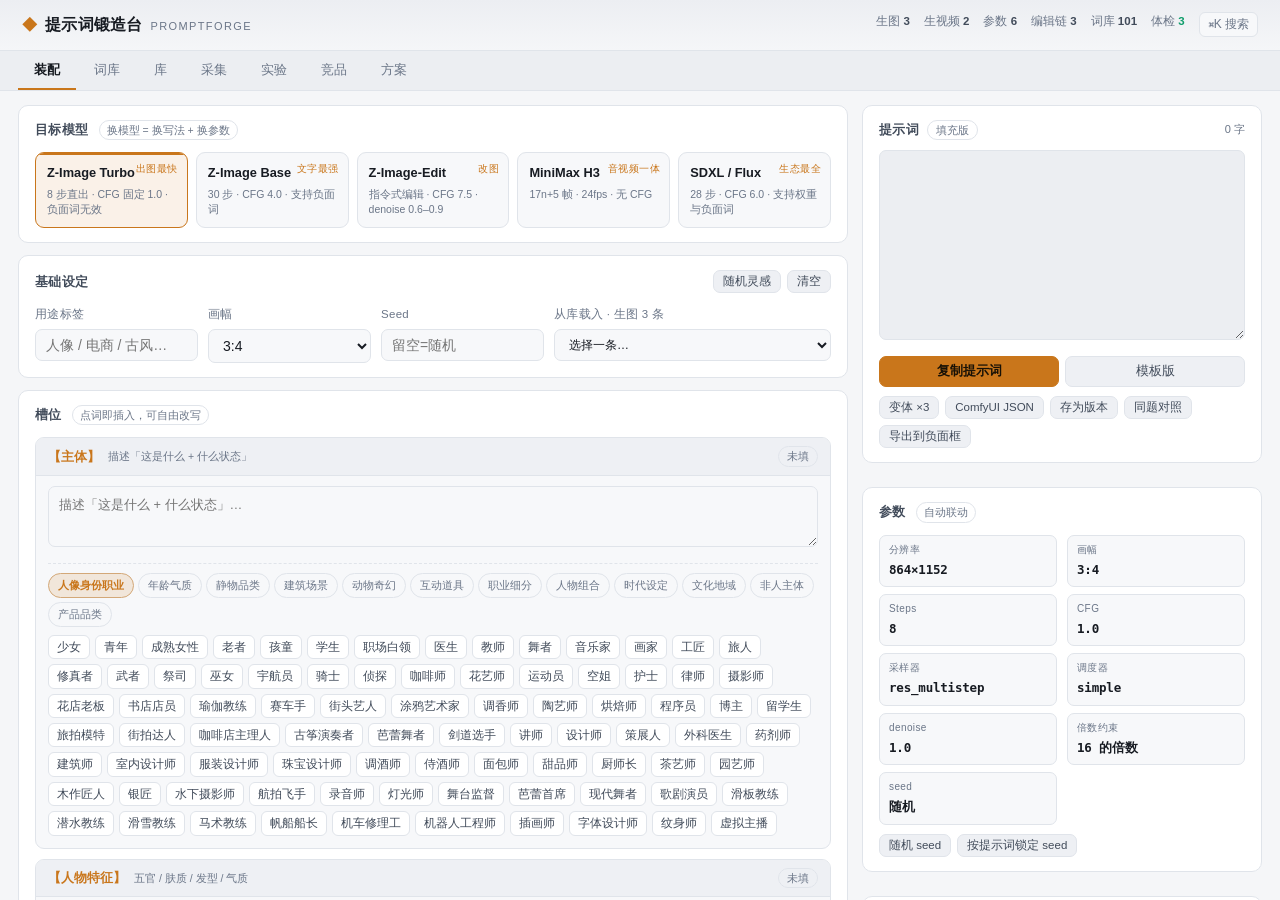
<file: src/index.html>
<!DOCTYPE html>
<html lang="zh-CN">
<head>
<meta charset="utf-8">
<meta name="viewport" content="width=device-width, initial-scale=1">
<title>提示词锻造台 · PromptForge</title>
<link rel="stylesheet" href="styles.css">
</head>
<body>
  <div class="app">
    <header class="topbar">
      <div class="brand"><span class="logo">◆</span>提示词锻造台<em>PromptForge</em></div>
      <div class="stats" id="stats"></div>
    </header>
    <nav class="tabs" id="tabs">
      <button data-tab="compose" class="active">装配</button>
      <button data-tab="lexicon">词库</button>
      <button data-tab="library">库</button>
      <button data-tab="ingest">采集</button>
      <button data-tab="lab">实验</button>
      <button data-tab="bench">竞品</button>
      <button data-tab="plan">方案</button>
    </nav>
    <main><div class="view" id="view"></div></main>
  </div>
  <script src="../data/library.js"></script>
  <script src="bench.js"></script>
  <script src="engine.js"></script>
  <script src="app.js"></script>
</body>
</html>
</file>
<file: src/styles.css>
:root {
  --bg: #0e1116;
  --bg2: #12161d;
  --panel: #171c25;
  --panel2: #1d232e;
  --panel3: #232a36;
  --border: #2a3241;
  --border2: #38415250;
  --text: #e7ebf2;
  --text2: #b3bdcc;
  --muted: #7f8b9e;
  --accent: #f0a742;
  --accent2: #5b9dff;
  --ok: #46d39a;
  --warn: #f2c14e;
  --err: #ff6b6b;
  --radius: 10px;
  --shadow: 0 8px 28px #00000040;
  --mono: ui-monospace, "SF Mono", Menlo, Consolas, monospace;
}
@media (prefers-color-scheme: light) {
  :root {
    --bg: #f5f6f8;
    --bg2: #eceef2;
    --panel: #ffffff;
    --panel2: #f7f8fa;
    --panel3: #eef0f4;
    --border: #e0e4ea;
    --border2: #d5dae2;
    --text: #171b22;
    --text2: #414b5a;
    --muted: #6b7688;
    --accent: #c9761b;
    --accent2: #2b6ed9;
    --ok: #0f9d6b;
    --warn: #b07d10;
    --err: #d93a3a;
    --shadow: 0 8px 24px #10182812;
  }
}

* { box-sizing: border-box; }
html, body { margin: 0; height: 100%; }
body {
  background: var(--bg);
  color: var(--text);
  font: 14px/1.6 -apple-system, BlinkMacSystemFont, "PingFang SC", "Microsoft YaHei", "Segoe UI", sans-serif;
  -webkit-font-smoothing: antialiased;
}
button, input, select, textarea { font-family: inherit; font-size: inherit; color: inherit; }
::-webkit-scrollbar { width: 10px; height: 10px; }
::-webkit-scrollbar-thumb { background: var(--border); border-radius: 6px; border: 2px solid transparent; background-clip: content-box; }
::-webkit-scrollbar-track { background: transparent; }

/* ---------- shell ---------- */
.app { display: flex; flex-direction: column; height: 100vh; overflow: hidden; }
.topbar {
  display: flex; align-items: center; gap: 18px;
  padding: 12px 22px; border-bottom: 1px solid var(--border);
  background: linear-gradient(180deg, var(--bg2), var(--bg));
  flex: 0 0 auto;
}
.brand { display: flex; align-items: baseline; gap: 8px; font-size: 16px; font-weight: 650; letter-spacing: .2px; }
.brand .logo { color: var(--accent); font-size: 15px; }
.brand em { font-style: normal; font-size: 11px; color: var(--muted); letter-spacing: 1.4px; text-transform: uppercase; font-weight: 500; }
.stats { display: flex; gap: 14px; margin-left: auto; font-size: 11.5px; color: var(--muted); }
.stats b { color: var(--text2); font-weight: 600; font-variant-numeric: tabular-nums; }
.stats span { white-space: nowrap; }

.tabs { display: flex; gap: 2px; padding: 0 18px; border-bottom: 1px solid var(--border); background: var(--bg2); flex: 0 0 auto; }
.tabs button {
  background: none; border: 0; padding: 10px 16px 9px; cursor: pointer; color: var(--muted);
  font-size: 13px; border-bottom: 2px solid transparent; transition: .15s;
}
.tabs button:hover { color: var(--text2); }
.tabs button.active { color: var(--text); border-bottom-color: var(--accent); font-weight: 600; }
.tabs .spacer { flex: 1; }
.tabs .hint { align-self: center; font-size: 11.5px; color: var(--muted); padding-right: 4px; }

main { flex: 1 1 auto; overflow: hidden; }
.view { height: 100%; overflow: auto; }

/* ---------- generic ---------- */
.btn {
  background: var(--panel3); border: 1px solid var(--border); color: var(--text2);
  padding: 6px 12px; border-radius: 7px; cursor: pointer; font-size: 12.5px; transition: .14s;
  display: inline-flex; align-items: center; gap: 6px; white-space: nowrap;
}
.btn:hover { border-color: var(--border2); color: var(--text); background: var(--panel2); }
.btn.primary { background: var(--accent); border-color: var(--accent); color: #171106; font-weight: 600; }
.btn.primary:hover { filter: brightness(1.08); }
.btn.ghost { background: transparent; }
.btn.sm { padding: 3px 9px; font-size: 11.5px; }
.btn:active { transform: translateY(1px); }

input[type=text], input[type=number], select, textarea {
  background: var(--panel2); border: 1px solid var(--border); border-radius: 7px;
  padding: 7px 10px; outline: none; width: 100%; transition: .14s;
}
input:focus, select:focus, textarea:focus { border-color: var(--accent2); background: var(--bg2); }
textarea { resize: vertical; line-height: 1.75; }
label.f { display: block; font-size: 11.5px; color: var(--muted); margin: 0 0 5px; letter-spacing: .3px; }

.block { background: var(--panel); border: 1px solid var(--border); border-radius: var(--radius); padding: 14px 16px; }
.block + .block { margin-top: 12px; }
.block-h { display: flex; align-items: center; gap: 10px; margin-bottom: 12px; }
.block-h h3 { margin: 0; font-size: 12.5px; font-weight: 650; letter-spacing: .4px; color: var(--text2); text-transform: uppercase; }
.block-h .tag { font-size: 10.5px; color: var(--muted); border: 1px solid var(--border); padding: 1px 7px; border-radius: 20px; }
.block-h .right { margin-left: auto; display: flex; gap: 6px; }

.row { display: flex; gap: 10px; }
.row > * { flex: 1; min-width: 0; }
.grid2 { display: grid; grid-template-columns: 1fr 1fr; gap: 10px; }

/* ---------- tabs panes ---------- */
.compose { display: grid; grid-template-columns: minmax(0, 1fr) 400px; gap: 14px; padding: 14px 18px 40px; align-items: start; }
@media (max-width: 1180px) { .compose { grid-template-columns: 1fr; } }
.compose-left { min-width: 0; }
.compose-right { position: sticky; top: 14px; display: flex; flex-direction: column; gap: 12px; }

/* ---------- model picker ---------- */
.model-grid { display: grid; grid-template-columns: repeat(5, minmax(0, 1fr)); gap: 8px; }
@media (max-width: 900px) { .model-grid { grid-template-columns: repeat(2, 1fr); } }
.model-card {
  border: 1px solid var(--border); background: var(--panel2); border-radius: 9px;
  padding: 10px 11px; cursor: pointer; transition: .15s; position: relative; overflow: hidden;
}
.model-card:hover { border-color: var(--border2); background: var(--panel3); }
.model-card.on { border-color: var(--accent); background: color-mix(in srgb, var(--accent) 10%, var(--panel)); }
.model-card.on::after { content: ""; position: absolute; inset: 0 0 auto 0; height: 2px; background: var(--accent); }
.model-card b { display: block; font-size: 12.8px; font-weight: 650; }
.model-card small { display: block; font-size: 10.5px; color: var(--muted); margin-top: 3px; line-height: 1.45; }
.model-card .badge { position: absolute; top: 8px; right: 9px; font-size: 9.5px; color: var(--accent); letter-spacing: .5px; }

/* ---------- slot cards ---------- */
.slot { border: 1px solid var(--border); border-radius: 9px; background: var(--panel2); margin-bottom: 10px; overflow: hidden; }
.slot-h { display: flex; align-items: center; gap: 8px; padding: 8px 12px; background: var(--panel3); border-bottom: 1px solid var(--border); }
.slot-h .name { font-size: 12.5px; font-weight: 650; color: var(--accent); }
.slot-h .cnt { font-size: 10.5px; color: var(--muted); }
.slot-h .fill { margin-left: auto; font-size: 10.5px; padding: 1px 8px; border-radius: 20px; border: 1px solid var(--border); color: var(--muted); }
.slot-h .fill.ok { color: var(--ok); border-color: color-mix(in srgb, var(--ok) 40%, var(--border)); }
.slot-b { padding: 10px 12px; }
.slot-b textarea { min-height: 46px; font-size: 12.8px; }
.slot-b .dims { margin-top: 9px; }

/* 维度切换标签 */
.dim-tabs { display: flex; flex-wrap: wrap; gap: 4px; margin-top: 10px; padding-top: 9px; border-top: 1px dashed var(--border); }
.dtab {
  font-size: 11px; padding: 2px 9px; border-radius: 20px; border: 1px solid var(--border);
  background: transparent; color: var(--muted); cursor: pointer; transition: .13s; line-height: 1.7;
}
.dtab:hover { color: var(--text2); border-color: var(--border2); }
.dtab.on { background: color-mix(in srgb, var(--accent) 14%, transparent); border-color: color-mix(in srgb, var(--accent) 55%, var(--border)); color: var(--accent); font-weight: 600; }
.slot-b .chips { padding: 8px 0 2px; min-height: 32px; }

.dims details { border-top: 1px dashed var(--border); padding: 5px 0; }
.dims details:first-child { border-top: 0; }
.dims summary {
  cursor: pointer; font-size: 11.5px; color: var(--muted); list-style: none; padding: 2px 0;
  display: flex; align-items: center; gap: 6px; user-select: none;
}
.dims summary::-webkit-details-marker { display: none; }
.dims summary::before { content: "▸"; font-size: 9px; color: var(--muted); transition: .15s; }
.dims details[open] summary::before { transform: rotate(90deg); }
.dims summary:hover { color: var(--text2); }
.chips { display: flex; flex-wrap: wrap; gap: 5px; padding: 7px 0 4px; }
.chip {
  font-size: 11.5px; padding: 2px 8px; border-radius: 6px; border: 1px solid var(--border);
  background: var(--panel); color: var(--text2); cursor: pointer; transition: .12s; line-height: 1.6;
}
.chip:hover { border-color: var(--accent); color: var(--accent); background: color-mix(in srgb, var(--accent) 8%, var(--panel)); }
.chip:active { transform: scale(.96); }

/* ---------- modifier rows ---------- */
.mod-row { display: flex; align-items: flex-start; gap: 10px; padding: 8px 0; border-top: 1px dashed var(--border); }
.mod-row:first-of-type { border-top: 0; }
.mod-row > label { width: 62px; flex: 0 0 62px; font-size: 12px; color: var(--text2); padding-top: 7px; }
.mod-row .mod-main { flex: 1; min-width: 0; }
.mod-row input[type=text] { padding: 6px 9px; font-size: 12.5px; }
.mod-row .mini-chips { display: flex; flex-wrap: wrap; gap: 4px; margin-top: 6px; }
.mod-row .mini-chips .chip { font-size: 11px; padding: 1px 7px; }
.mod-row.dim { opacity: .45; }

/* ---------- preview ---------- */
.pv-head { display: flex; align-items: center; gap: 8px; margin-bottom: 10px; }
.pv-head h3 { margin: 0; font-size: 12.5px; letter-spacing: .4px; text-transform: uppercase; color: var(--text2); font-weight: 650; }
.pv-head .len { margin-left: auto; font-size: 11px; color: var(--muted); font-variant-numeric: tabular-nums; }
#pv-text { min-height: 190px; font-size: 13px; line-height: 1.85; background: var(--bg2); }
.pv-actions { display: flex; gap: 6px; margin-top: 9px; flex-wrap: wrap; }
.pv-actions .btn { flex: 1; justify-content: center; }
.pv-actions.inline .btn { flex: 0 0 auto; }
.howto { display: flex; flex-direction: column; gap: 9px; font-size: 12.5px; color: var(--text2); }
.howto div { display: flex; gap: 9px; align-items: flex-start; }
.howto b { flex: 0 0 18px; height: 18px; border-radius: 5px; background: var(--panel3); color: var(--accent); font-size: 11px; display: grid; place-items: center; margin-top: 2px; }
#ing-out { min-height: 240px; }
.pv-actions.inline .btn { flex: 0 0 auto; }
.howto { display: flex; flex-direction: column; gap: 9px; font-size: 12.5px; color: var(--text2); }
.howto div { display: flex; gap: 9px; align-items: flex-start; }
.howto b { flex: 0 0 18px; height: 18px; border-radius: 5px; background: var(--panel3); color: var(--accent); font-size: 11px; display: grid; place-items: center; margin-top: 2px; }
#ing-out { min-height: 240px; }

.params { display: grid; grid-template-columns: 1fr 1fr; gap: 7px 10px; }
.params .p { background: var(--panel2); border: 1px solid var(--border); border-radius: 7px; padding: 6px 9px; }
.params .p em { display: block; font-style: normal; font-size: 10px; color: var(--muted); letter-spacing: .4px; }
.params .p b { font-size: 12.5px; font-weight: 600; font-family: var(--mono); letter-spacing: -.2px; }
.params .p.wide { grid-column: span 2; }

/* ---------- lint ---------- */
.lint-item { display: flex; gap: 8px; padding: 7px 0; border-top: 1px dashed var(--border); font-size: 12px; }
.lint-item:first-child { border-top: 0; }
.lint-item .dot { width: 6px; height: 6px; border-radius: 50%; margin-top: 7px; flex: 0 0 6px; }
.lint-item .dot.err { background: var(--err); box-shadow: 0 0 0 3px color-mix(in srgb, var(--err) 18%, transparent); }
.lint-item .dot.warn { background: var(--warn); }
.lint-item .dot.info { background: var(--accent2); }
.lint-item .dot.ok { background: var(--ok); }
.lint-item .msg { flex: 1; color: var(--text2); }
.lint-item .msg i { font-style: normal; color: var(--muted); display: block; font-size: 11px; margin-top: 2px; }
.lint-item .fix { flex: 0 0 auto; }

.score-bar { height: 6px; border-radius: 4px; background: var(--panel3); overflow: hidden; margin: 8px 0 10px; }
.score-bar i { display: block; height: 100%; background: linear-gradient(90deg, var(--accent2), var(--accent)); transition: width .35s; }
.score-num { font-size: 22px; font-weight: 700; font-variant-numeric: tabular-nums; letter-spacing: -.5px; }
.score-num small { font-size: 11px; color: var(--muted); font-weight: 400; margin-left: 4px; }
.score-detail { font-size: 11.5px; color: var(--muted); display: flex; flex-direction: column; gap: 3px; }
.score-detail span { display: flex; justify-content: space-between; }

/* ---------- table / list ---------- */
.toolbar { display: flex; gap: 8px; align-items: center; padding: 12px 18px; border-bottom: 1px solid var(--border); background: var(--bg2); position: sticky; top: 0; z-index: 5; flex-wrap: wrap; }
.toolbar input[type=text] { max-width: 260px; }
.toolbar select { max-width: 150px; }
.toolbar .n { font-size: 11.5px; color: var(--muted); margin-left: auto; white-space: nowrap; }

.list { padding: 12px 18px 48px; display: grid; gap: 8px; }
@media (min-width: 1500px) { .list { grid-template-columns: 1fr 1fr; } }
.card {
  border: 1px solid var(--border); border-radius: 9px; background: var(--panel);
  padding: 11px 13px; transition: .14s;
}
.card:hover { border-color: var(--border2); background: var(--panel2); }
.card-h { display: flex; align-items: center; gap: 8px; margin-bottom: 5px; }
.card-h .id { font-family: var(--mono); font-size: 11px; color: var(--accent); }
.card-h .nm { font-size: 13px; font-weight: 600; }
.card-h .sc { margin-left: auto; font-size: 10.5px; width: 18px; height: 18px; border-radius: 5px; display: grid; place-items: center; font-weight: 700; }
.sc.A { background: color-mix(in srgb, var(--ok) 20%, transparent); color: var(--ok); }
.sc.B { background: color-mix(in srgb, var(--warn) 20%, transparent); color: var(--warn); }
.sc.C { background: color-mix(in srgb, var(--err) 20%, transparent); color: var(--err); }
.card .p { font-size: 12.2px; color: var(--text2); line-height: 1.7; display: -webkit-box; -webkit-line-clamp: 2; -webkit-box-orient: vertical; overflow: hidden; }
.card-f { display: flex; gap: 6px; margin-top: 8px; flex-wrap: wrap; align-items: center; }
.pill { font-size: 10.5px; color: var(--muted); border: 1px solid var(--border); border-radius: 20px; padding: 1px 8px; }
.card-f .btn { margin-left: auto; }
.card-f .btn + .btn { margin-left: 0; }

/* ---------- lexicon ---------- */
.lex { padding: 14px 18px 48px; display: grid; grid-template-columns: repeat(auto-fill, minmax(430px, 1fr)); gap: 10px; }
.lex-card { border: 1px solid var(--border); border-radius: 9px; background: var(--panel); padding: 12px 14px; }
.lex-card h4 { margin: 0 0 8px; font-size: 12.5px; display: flex; align-items: center; gap: 8px; }
.lex-card h4 .sl { font-size: 10px; color: var(--accent); border: 1px solid color-mix(in srgb, var(--accent) 40%, var(--border)); padding: 0 7px; border-radius: 20px; }
.lex-card h4 .cw { margin-left: auto; font-size: 10.5px; color: var(--muted); font-weight: 400; }

/* ---------- ingest ---------- */
.ingest { padding: 14px 18px 48px; display: grid; grid-template-columns: minmax(0,1fr) 380px; gap: 14px; align-items: start; }
@media (max-width: 1100px) { .ingest { grid-template-columns: 1fr; } }
#raw { min-height: 190px; font-size: 12.8px; font-family: var(--mono); }
.analyze-out { font-size: 12.5px; }
.kv { display: grid; grid-template-columns: 84px 1fr; gap: 6px 10px; font-size: 12.5px; }
.kv em { font-style: normal; color: var(--muted); }
.dup { border: 1px solid var(--border); border-radius: 7px; padding: 7px 10px; margin-top: 6px; background: var(--panel2); font-size: 12px; }
.dup .sim { float: right; font-family: var(--mono); font-size: 11px; color: var(--warn); }

/* ---------- blueprint ---------- */
.doc { max-width: 900px; margin: 0 auto; padding: 22px 24px 80px; }
.doc h2 { font-size: 19px; margin: 34px 0 12px; letter-spacing: -.2px; }
.doc h2:first-child { margin-top: 4px; }
.doc h3 { font-size: 14px; margin: 22px 0 8px; color: var(--text); }
.doc p, .doc li { font-size: 13.2px; color: var(--text2); line-height: 1.85; }
.doc ul, .doc ol { padding-left: 20px; }
.doc code { font-family: var(--mono); font-size: 12px; background: var(--panel3); padding: 1px 6px; border-radius: 4px; border: 1px solid var(--border); }
.doc .lead { font-size: 14px; color: var(--text2); border-left: 2px solid var(--accent); padding-left: 14px; margin: 0 0 20px; }
.doc table { width: 100%; border-collapse: collapse; font-size: 12.5px; margin: 12px 0; }
.doc th, .doc td { border: 1px solid var(--border); padding: 7px 10px; text-align: left; vertical-align: top; }
.doc th { background: var(--panel3); font-weight: 600; color: var(--text2); font-size: 12px; }
.doc td { color: var(--text2); }
.doc .callout { border: 1px solid var(--border); border-left: 3px solid var(--accent2); background: var(--panel); border-radius: 8px; padding: 12px 16px; margin: 14px 0; }
.doc .callout b { color: var(--text); }

/* ---------- misc ---------- */
.empty { padding: 60px 20px; text-align: center; color: var(--muted); font-size: 13px; }
.toast {
  position: fixed; bottom: 26px; left: 50%; transform: translate(-50%, 20px);
  background: var(--panel3); border: 1px solid var(--border2); color: var(--text);
  padding: 9px 18px; border-radius: 8px; font-size: 12.5px; box-shadow: var(--shadow);
  opacity: 0; pointer-events: none; transition: .22s; z-index: 99;
}
.toast.on { opacity: 1; transform: translate(-50%, 0); }
.hide { display: none !important; }
kbd { font-family: var(--mono); font-size: 10.5px; border: 1px solid var(--border); border-bottom-width: 2px; border-radius: 4px; padding: 0 4px; color: var(--muted); }

/* =========================================================================
 * v2 新增
 * ========================================================================= */
.hintline { font-size: 11.8px; color: var(--muted); line-height: 1.7; }
.muted { color: var(--muted); }
.mono { font-family: var(--mono); }
.pad { padding: 14px 18px 60px; }
.pad > .block + .block { margin-top: 12px; }
ul.tiny { margin: 4px 0 0; padding-left: 18px; font-size: 12px; color: var(--text2); line-height: 1.75; }
ul.tiny.muted li { color: var(--muted); }

/* 二级页签 */
.seg-tabs { display: inline-flex; gap: 3px; background: var(--panel3); padding: 3px; border-radius: 8px; border: 1px solid var(--border); }
.seg-tabs .st {
  background: none; border: 0; padding: 4px 12px; border-radius: 6px; cursor: pointer;
  color: var(--muted); font-size: 12px; transition: .14s;
}
.seg-tabs .st:hover { color: var(--text2); }
.seg-tabs .st.on { background: var(--panel); color: var(--text); box-shadow: 0 1px 3px #0003; font-weight: 600; }
.seg-tabs .st em { font-style: normal; font-size: 10px; color: var(--accent); margin-left: 4px; }
.toolbar.sub { top: 42px; border-top: 1px solid var(--border); background: var(--bg); }

/* 折叠块 */
.fold { padding: 0; overflow: hidden; }
.fold > summary {
  cursor: pointer; list-style: none; padding: 12px 16px; display: flex; align-items: center; gap: 8px;
  user-select: none;
}
.fold > summary::-webkit-details-marker { display: none; }
.fold > summary::before { content: "▸"; font-size: 10px; color: var(--muted); transition: .15s; }
.fold[open] > summary::before { transform: rotate(90deg); }
.fold > summary h3 { margin: 0; font-size: 12.5px; font-weight: 650; letter-spacing: .4px; color: var(--text2); text-transform: uppercase; display: flex; align-items: center; gap: 8px; }
.fold > div { padding: 0 16px 14px; }

/* 弹层 */
.modal {
  position: fixed; inset: auto 20px 20px 20px; max-height: 74vh; overflow: auto; z-index: 80;
  box-shadow: var(--shadow); background: var(--panel);
}
.modal.wide { inset: auto; top: 6vh; left: 50%; transform: translateX(-50%); width: min(900px, 94vw); max-height: 86vh; overflow: auto; }
@media (max-width: 900px) { .modal.wide { inset: 12px; } }

/* 输入行 */
.form-row { display: flex; gap: 6px; margin-bottom: 6px; align-items: center; }
.form-row input { flex: 1; min-width: 0; padding: 5px 9px; font-size: 12px; }
.form-row select { flex: 0 0 68px; padding: 5px 6px; font-size: 12px; }
.check { display: inline-flex; align-items: center; gap: 5px; font-size: 12px; color: var(--text2); cursor: pointer; }
.chip.check { padding: 2px 9px; }
.chip.check input { width: auto; margin: 0; accent-color: var(--accent); }
.chip.on { border-color: var(--accent); color: var(--accent); background: color-mix(in srgb, var(--accent) 12%, var(--panel)); }
.chip b { font-weight: 600; opacity: .7; margin-left: 2px; }

/* 统计块 */
.stat-row { display: grid; grid-template-columns: repeat(4, 1fr); gap: 8px; margin-bottom: 10px; }
.stat { background: var(--panel2); border: 1px solid var(--border); border-radius: 8px; padding: 10px 12px; }
.stat b { display: block; font-size: 21px; font-weight: 700; font-variant-numeric: tabular-nums; letter-spacing: -.5px; }
.stat b.err { color: var(--err); } .stat b.warn { color: var(--warn); }
.stat b.info { color: var(--accent2); } .stat b.ok { color: var(--ok); }
.stat em { font-style: normal; font-size: 11px; color: var(--muted); }

/* 表格 */
.tbl-wrap { overflow: auto; max-height: 56vh; border: 1px solid var(--border); border-radius: 8px; }
.tbl { width: 100%; border-collapse: collapse; font-size: 12px; }
.tbl th { position: sticky; top: 0; background: var(--panel3); text-align: left; padding: 7px 10px; font-weight: 600; color: var(--text2); border-bottom: 1px solid var(--border); white-space: nowrap; }
.tbl td { padding: 6px 10px; border-bottom: 1px solid var(--border); color: var(--text2); vertical-align: top; }
.tbl tr:hover td { background: var(--panel2); }
.lv { font-size: 10px; padding: 0 6px; border-radius: 4px; font-family: var(--mono); }
.lv.err { background: color-mix(in srgb, var(--err) 18%, transparent); color: var(--err); }
.lv.warn { background: color-mix(in srgb, var(--warn) 18%, transparent); color: var(--warn); }
.lv.info { background: color-mix(in srgb, var(--accent2) 18%, transparent); color: var(--accent2); }

/* 版本 / 产出 */
.ver-row { display: flex; align-items: center; gap: 7px; padding: 5px 0; border-top: 1px dashed var(--border); font-size: 11.8px; }
.ver-row:first-child { border-top: 0; }
.ver-row .vt { font-family: var(--mono); font-size: 10.5px; color: var(--accent); min-width: 26px; }
.ver-row .vt.S { color: var(--ok); } .ver-row .vt.A { color: var(--accent2); }
.ver-row .vt.B { color: var(--warn); } .ver-row .vt.C { color: var(--err); }
.ver-row .vm { color: var(--muted); flex: 1; min-width: 0; overflow: hidden; text-overflow: ellipsis; white-space: nowrap; }
.ver-row .vs { font-family: var(--mono); color: var(--text2); }
.ver-row .btn { padding: 2px 7px; font-size: 11px; }

/* diff */
.diff-block { border: 1px solid var(--border); border-radius: 8px; margin-top: 8px; overflow: hidden; }
.diff-h { background: var(--panel3); padding: 6px 11px; font-size: 12px; font-weight: 600; display: flex; align-items: center; gap: 8px; flex-wrap: wrap; }
.diff-body { padding: 9px 11px; font-size: 12.5px; line-height: 1.9; color: var(--text2); white-space: pre-wrap; word-break: break-word; }
.diff-body.mono { font-family: var(--mono); font-size: 11.8px; }
.diff-body ins { background: color-mix(in srgb, var(--ok) 22%, transparent); color: var(--ok); text-decoration: none; border-radius: 3px; padding: 0 1px; }
.diff-body del { background: color-mix(in srgb, var(--err) 20%, transparent); color: var(--err); border-radius: 3px; padding: 0 1px; }
.pill.err { color: var(--err); border-color: color-mix(in srgb, var(--err) 45%, var(--border)); }
.pill.ok { color: var(--ok); border-color: color-mix(in srgb, var(--ok) 45%, var(--border)); }
.pill.dim { opacity: .72; }
.pill.m-z-turbo { color: #f0a742; border-color: #f0a74260; }
.pill.m-z-base { color: #5b9dff; border-color: #5b9dff60; }
.pill.m-z-edit { color: #b07bff; border-color: #b07bff60; }
.pill.m-h3 { color: #46d39a; border-color: #46d39a60; }
.pill.m-sdxl { color: #9aa7bb; border-color: #9aa7bb60; }

/* 采集：拖拽区 / 队列 */
.drop {
  margin-top: 9px; border: 1px dashed var(--border2); border-radius: 8px; padding: 12px 14px;
  font-size: 11.8px; color: var(--muted); text-align: center; cursor: pointer; transition: .15s; line-height: 1.7;
}
.drop:hover, .drop.on { border-color: var(--accent); color: var(--accent); background: color-mix(in srgb, var(--accent) 6%, transparent); }
.drop b { color: var(--text); }
.q-item { border: 1px solid var(--border); border-left-width: 2px; border-radius: 7px; padding: 7px 9px; margin-top: 6px; background: var(--panel2); }
.q-item.ok { border-left-color: var(--ok); }
.q-item.no { border-left-color: var(--err); opacity: .8; }
.q-item.pending { border-left-color: var(--warn); }
.q-h { display: flex; align-items: center; gap: 6px; font-size: 11.8px; }
.q-st { font-size: 10px; padding: 0 6px; border-radius: 4px; }
.q-st.ok { background: color-mix(in srgb, var(--ok) 18%, transparent); color: var(--ok); }
.q-st.no { background: color-mix(in srgb, var(--err) 18%, transparent); color: var(--err); }
.q-st.pending { background: color-mix(in srgb, var(--warn) 18%, transparent); color: var(--warn); }
.q-sc { font-family: var(--mono); font-size: 10px; color: var(--muted); margin-left: auto; }
.q-p { font-size: 11.5px; color: var(--muted); margin-top: 3px; line-height: 1.6; }
.q-note { font-size: 11px; color: var(--warn); margin-top: 3px; }
.q-item .pv-actions { margin-top: 6px; }

/* 缺口 */
.gap-bars { display: flex; flex-direction: column; gap: 5px; }
.gap-row { display: flex; align-items: center; gap: 8px; font-size: 11.5px; }
.gap-row .gl { width: 62px; color: var(--text2); flex: 0 0 62px; }
.gap-row .gb { flex: 1; height: 6px; background: var(--panel3); border-radius: 4px; overflow: hidden; }
.gap-row .gb i { display: block; height: 100%; background: linear-gradient(90deg, var(--accent2), var(--accent)); }
.gap-row .gn { width: 26px; text-align: right; font-family: var(--mono); color: var(--muted); font-size: 10.5px; }
.cadence { margin-top: 12px; font-size: 11.5px; color: var(--text2); background: var(--panel2); border: 1px solid var(--border); border-radius: 7px; padding: 7px 10px; }

/* 负向映射 */
.neg-card {
  border: 1px solid var(--border); border-radius: 7px; background: var(--panel2); padding: 7px 10px;
  display: flex; align-items: center; gap: 8px; font-size: 11.8px; cursor: pointer; transition: .12s;
}
.neg-card:hover { border-color: var(--accent2); background: var(--panel3); }
.neg-card .neg-k { color: var(--err); min-width: 0; }
.neg-card .arrow { color: var(--muted); font-size: 10px; }
.neg-card .neg-v { color: var(--ok); flex: 1; min-width: 0; }
#neg-grid { grid-template-columns: repeat(auto-fill, minmax(320px, 1fr)); }

/* 实验 */
.ab-dim { margin-top: 10px; }
.ab-grid { display: grid; grid-template-columns: repeat(auto-fill, minmax(280px, 1fr)); gap: 9px; }
.ab-cell { border: 1px solid var(--border); border-radius: 8px; background: var(--panel2); padding: 9px 11px; }
.ab-h { font-size: 11.8px; font-weight: 600; color: var(--accent); margin-bottom: 4px; }
.ab-p { font-size: 11.5px; color: var(--text2); line-height: 1.65; margin-bottom: 7px; }
.rate { display: flex; gap: 3px; margin-bottom: 6px; }
.rate button {
  width: 26px; height: 22px; border-radius: 5px; border: 1px solid var(--border);
  background: var(--panel); color: var(--muted); font-size: 11px; cursor: pointer;
}
.rate button:hover { border-color: var(--accent); color: var(--accent); }
.rate button.on { background: var(--accent); border-color: var(--accent); color: #171106; font-weight: 700; }

/* 库列表加宽 */
.list.wide { grid-template-columns: 1fr; }
.kv.small { font-size: 11.8px; grid-template-columns: 44px 1fr; gap: 5px 10px; }
.kv.small .fixtext { color: var(--ok); }
.st-badge { font-size: 10.5px; padding: 1px 8px; border-radius: 20px; border: 1px solid var(--border); white-space: nowrap; }
.st-badge.on { color: var(--ok); border-color: color-mix(in srgb, var(--ok) 45%, var(--border)); background: color-mix(in srgb, var(--ok) 10%, transparent); }
.st-badge.part { color: var(--warn); border-color: color-mix(in srgb, var(--warn) 45%, var(--border)); background: color-mix(in srgb, var(--warn) 10%, transparent); }

/* =========================================================================
 * v3 新增：长度预算 / 模板导出 / 相似反查 / 断言套件 / 竞品页 / 命令面板
 * ========================================================================= */

/* ---------- 顶栏 ⌘K ---------- */
.kbd-hint {
  margin-left: auto; font-size: 12px; color: var(--muted);
  border: 1px solid var(--border); border-radius: 6px; padding: 2px 8px;
  cursor: pointer; user-select: none; background: var(--panel2);
}
.kbd-hint:hover { color: var(--text); border-color: var(--accent2); }

/* ---------- 长度预算 ---------- */
.lenbar {
  height: 8px; border-radius: 4px; background: var(--panel3); overflow: hidden;
  border: 1px solid var(--border);
}
.lenbar i { display: block; height: 100%; width: 0; transition: width .18s, background .18s; background: var(--ok); }
.lenbar i.over { box-shadow: inset 0 0 0 1px var(--err); }
.len-scale { display: flex; justify-content: space-between; font-size: 11px; color: var(--muted); margin-top: 4px; }

/* ---------- 模板导出 ---------- */
.tpl-box { margin-top: 8px; border: 1px solid var(--border); border-radius: var(--radius); padding: 10px; background: var(--panel2); }
.tpl-tag { font: 11px/1 var(--mono); color: var(--accent); margin-bottom: 6px; }
.tpl-text {
  width: 100%; resize: vertical; background: var(--bg2); color: var(--text);
  border: 1px solid var(--border); border-radius: 8px; padding: 8px 10px; font-size: 12.5px; line-height: 1.55;
}
.tpl-vars { margin-top: 8px; display: grid; gap: 3px; }
.tpl-vars div { font-size: 11.5px; color: var(--text2); word-break: break-all; }

/* ---------- 相似反查 ---------- */
.sim-row {
  display: flex; align-items: center; gap: 8px; padding: 6px 0;
  border-bottom: 1px dashed var(--border); font-size: 12.5px;
}
.sim-row:last-child { border-bottom: 0; }
.sim-p { font: 700 12px/1 var(--mono); color: var(--accent); min-width: 40px; }
.sim-id { color: var(--muted); min-width: 48px; }
.sim-n {
  flex: 1; min-width: 0; color: var(--text2); font-size: 12.5px; line-height: 1.45;
  display: -webkit-box; -webkit-line-clamp: 2; -webkit-box-orient: vertical; overflow: hidden;
}
.sim-row .btn { flex: 0 0 auto; }

/* ---------- 断言套件 ---------- */
.as-sum { display: flex; gap: 26px; flex-wrap: wrap; padding: 4px 0 10px; }
.as-big { display: flex; flex-direction: column; }
.as-big b { font: 700 24px/1.1 var(--mono); color: var(--ok); }
.as-big.err b { color: var(--err); }
.as-big span { font-size: 11.5px; color: var(--muted); margin-top: 3px; }
.as-bar { display: inline-block; width: 76px; height: 6px; border-radius: 3px; background: var(--panel3); overflow: hidden; vertical-align: middle; margin-right: 6px; }
.as-bar i { display: block; height: 100%; background: var(--ok); }
.as-bar.warn i { background: var(--warn); }
.as-bar.err i { background: var(--err); }
.as-row { cursor: pointer; }
.as-row:hover td { background: var(--panel2); }
.as-fails { display: flex; flex-wrap: wrap; gap: 6px; max-height: 260px; overflow: auto; }
.as-f {
  font: 11.5px/1.6 var(--mono); color: var(--text2); background: var(--panel2);
  border: 1px solid var(--border); border-radius: 5px; padding: 2px 7px; cursor: pointer;
}
.as-f:hover { border-color: var(--accent2); color: var(--text); }

/* ---------- 竞品页 ---------- */
.bsc {
  display: inline-block; min-width: 24px; text-align: center; font: 700 12px/1.75 var(--mono);
  border-radius: 5px; padding: 0 5px;
}
.bsc1 { background: #ff6b6b26; color: var(--err); }
.bsc2 { background: #ff6b6b1a; color: var(--err); }
.bsc3 { background: #f2c14e1f; color: var(--warn); }
.bsc4 { background: #5b9dff1f; color: var(--accent2); }
.bsc5 { background: #46d39a26; color: var(--ok); }

/* 竞品页 / 断言页的表格（这两页的表格不在 .doc 里） */
.tbl-wrap table { width: 100%; border-collapse: collapse; font-size: 12.5px; }
.tbl-wrap th, .tbl-wrap td { border-bottom: 1px solid var(--border); padding: 8px 10px; text-align: left; vertical-align: middle; }
.tbl-wrap th { background: var(--panel3); color: var(--text2); font-weight: 600; font-size: 12px; position: sticky; top: 0; z-index: 2; }
.tbl-wrap tr:last-child td { border-bottom: 0; }
.tbl-wrap tbody tr:hover td, .tbl-wrap tr:hover td { background: var(--panel2); }
.tbl-wrap td.nowrap { white-space: nowrap; }
.self-row td { background: #f0a74212; }
.self-row td:first-child { border-left: 2px solid var(--accent); }
.bench-card { margin-bottom: 10px; }
.bench-sc { display: flex; gap: 14px; flex-wrap: wrap; font-size: 12px; margin: 4px 0 8px; color: var(--text2); }
.bench-body p { margin: 4px 0; font-size: 13px; line-height: 1.6; }
.bench-body .lab {
  display: inline-block; min-width: 40px; margin-right: 8px; font-size: 11.5px;
  color: var(--muted); font-weight: 600;
}
.bench-body .win { color: var(--ok); }
.bench-body .lose { color: var(--err); }
.bench-ol, .bench-ul { margin: 6px 0 0; padding-left: 20px; }
.bench-ol li, .bench-ul li { margin: 6px 0; font-size: 13px; line-height: 1.65; }
.gap-card { margin-top: 10px; }
.gap-card p { margin: 4px 0; font-size: 13px; line-height: 1.65; }
.gap-card .why { color: var(--text2); background: var(--panel2); border-left: 2px solid var(--accent); padding: 7px 10px; border-radius: 0 6px 6px 0; }
.gap-card .why b { color: var(--accent); margin-right: 8px; }
.tone-gap { color: var(--accent); }
.tone-rare { color: var(--accent2); }
.tone-hot { color: var(--muted); }

/* ---------- 能力矩阵 ---------- */
.cap-tbl th.cap-h {
  font-size: 11px; writing-mode: vertical-rl; text-orientation: mixed;
  height: 108px; vertical-align: bottom; padding: 6px 2px; white-space: nowrap;
}
.cap { text-align: center; font-size: 14px; line-height: 1; padding: 7px 2px; }
.cap0 { color: var(--muted); opacity: .38; }
.cap1 { color: var(--warn); }
.cap2 { color: var(--ok); }

/* ---------- 检索直达 ---------- */
.linkrow { display: flex; flex-wrap: wrap; align-items: center; gap: 7px; }
.site-link {
  font-size: 12px; color: var(--accent2); text-decoration: none;
  border: 1px solid var(--border); border-radius: 6px; padding: 3px 9px; background: var(--panel2);
}
.site-link:hover { border-color: var(--accent2); background: var(--panel3); }

/* ---------- 命令面板 ---------- */
.palette { position: fixed; inset: 0; z-index: 90; }
.palette.hide { display: none; }
.pal-bg { position: absolute; inset: 0; background: #00000066; backdrop-filter: blur(2px); }
.pal {
  position: relative; width: min(680px, 92vw); margin: 12vh auto 0;
  background: var(--panel); border: 1px solid var(--border); border-radius: 12px;
  box-shadow: 0 24px 60px #00000055; overflow: hidden;
}
.pal input {
  width: 100%; border: 0; border-bottom: 1px solid var(--border);
  background: transparent; padding: 14px 18px; font-size: 15px; outline: none;
}
.pal-list { max-height: 52vh; overflow: auto; padding: 6px; }
.pal-row {
  display: flex; align-items: center; gap: 10px; padding: 8px 12px;
  border-radius: 7px; cursor: pointer; font-size: 13px;
}
.pal-row.on { background: var(--panel3); }
.pal-t {
  font: 10px/1.6 var(--mono); min-width: 20px; text-align: center;
  color: var(--accent); background: #f0a7421a; border-radius: 4px; padding: 1px 4px;
}
.pal-n { flex: 1; color: var(--text); overflow: hidden; text-overflow: ellipsis; white-space: nowrap; }
.pal-s { font-size: 11.5px; color: var(--muted); max-width: 44%; overflow: hidden; text-overflow: ellipsis; white-space: nowrap; }
.pal-foot {
  display: flex; gap: 16px; padding: 8px 16px; border-top: 1px solid var(--border);
  font-size: 11px; color: var(--muted);
}

@media (max-width: 900px) {
  .cap-tbl th.cap-h { height: 84px; font-size: 10px; }
  .as-sum { gap: 16px; }
}

/* 能力矩阵：不限制高度，整表直出 */
.cap-wrap { max-height: none; }
.cap-wrap th, .cap-wrap td { padding: 6px 4px; }
.cap-wrap td:first-child, .cap-wrap th:first-child { padding-left: 12px; }

/* 相似 / 配方列表：单列，不用双列网格 */
.sim-wrap, .pre-wrap { margin-top: 6px; }
.sim-wrap .empty, .pre-wrap .empty { padding: 18px 6px; text-align: left; }
.sim-row { padding: 7px 2px; }

/* 模板语法切换：短标签，允许换行不溢出 */
#tpl-tabs { flex-wrap: wrap; gap: 6px; }
#tpl-tabs button { font-size: 11.5px; padding: 4px 8px; }

#tpl-tabs button {
  border: 1px solid var(--border); border-radius: 999px; background: var(--panel2); color: var(--text2);
}
#tpl-tabs button.on { border-color: var(--accent); color: var(--accent); background: #f0a74214; }

.as-big.mut b { color: var(--muted); }

/* 从库载入：条目多，给宽一点 */
.load-cell { flex: 1.7 !important; }
.load-cell select { font-size: 12px; }
</file>
